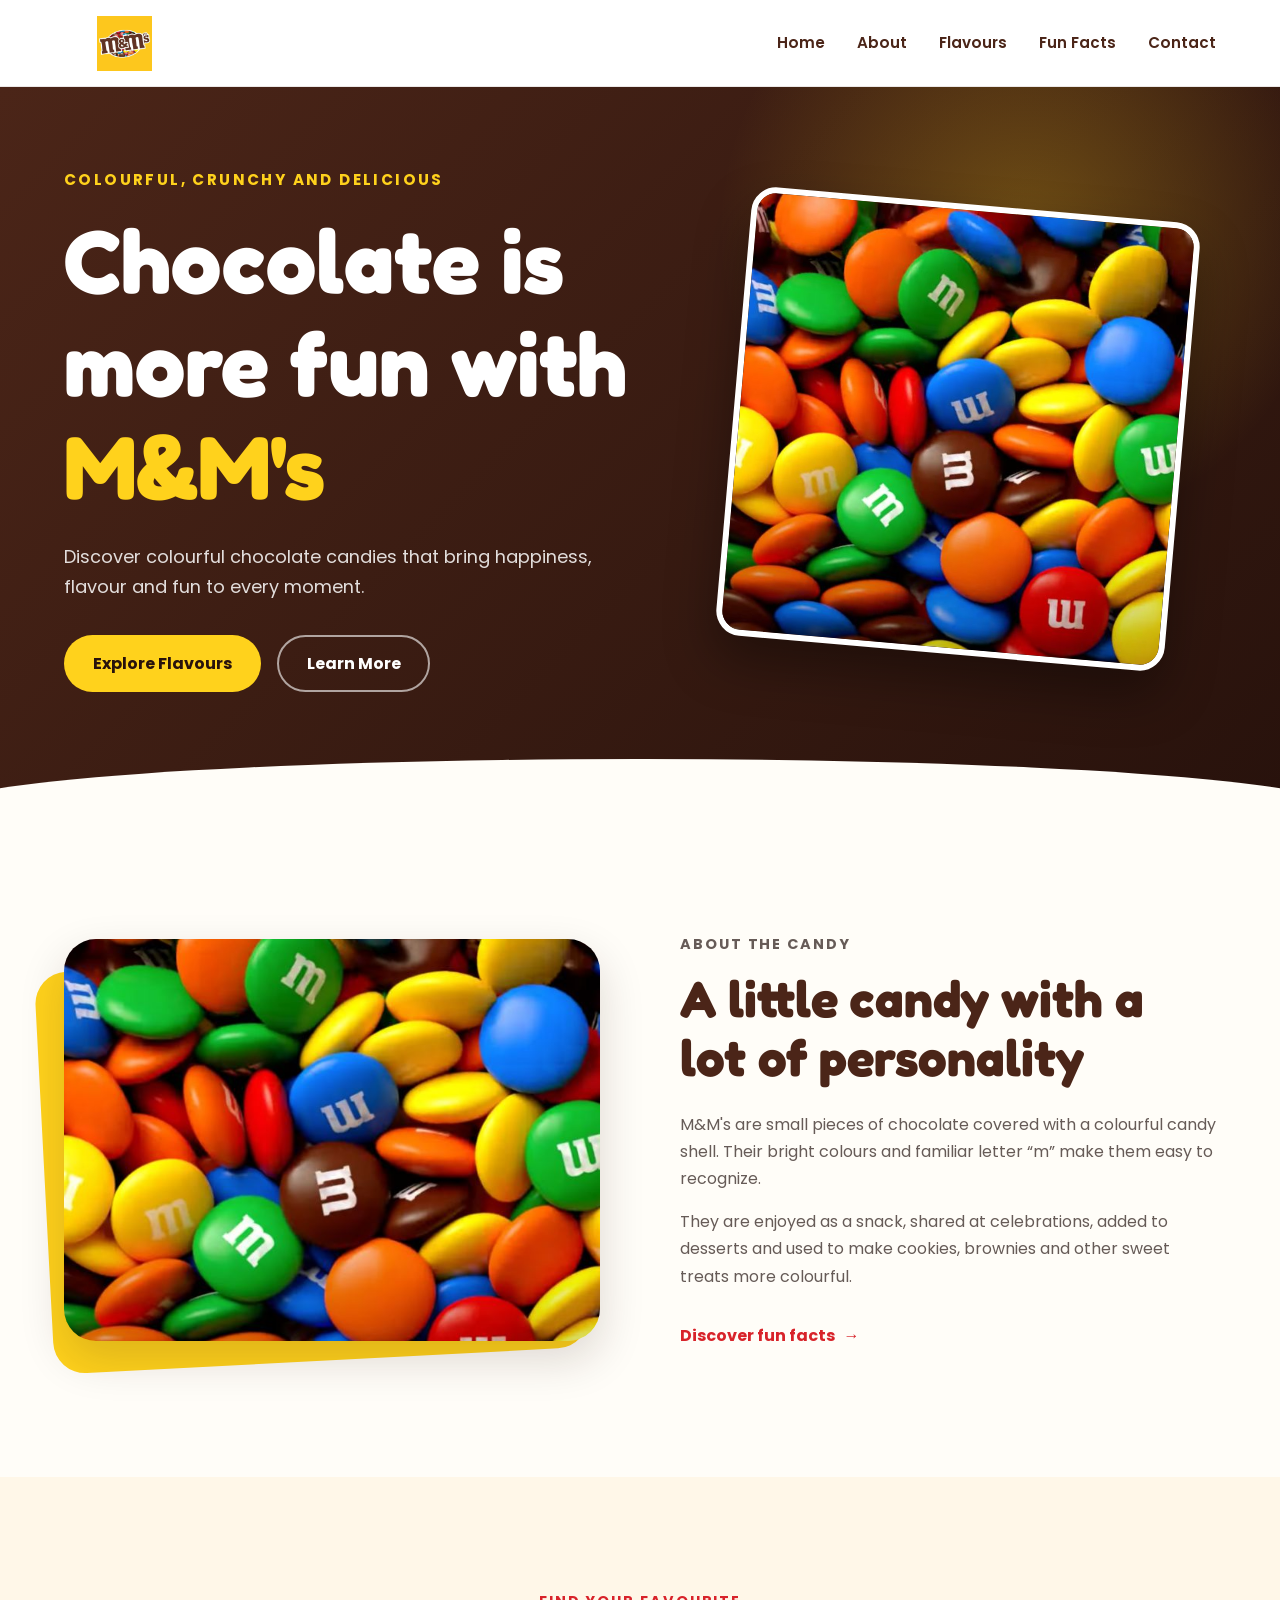
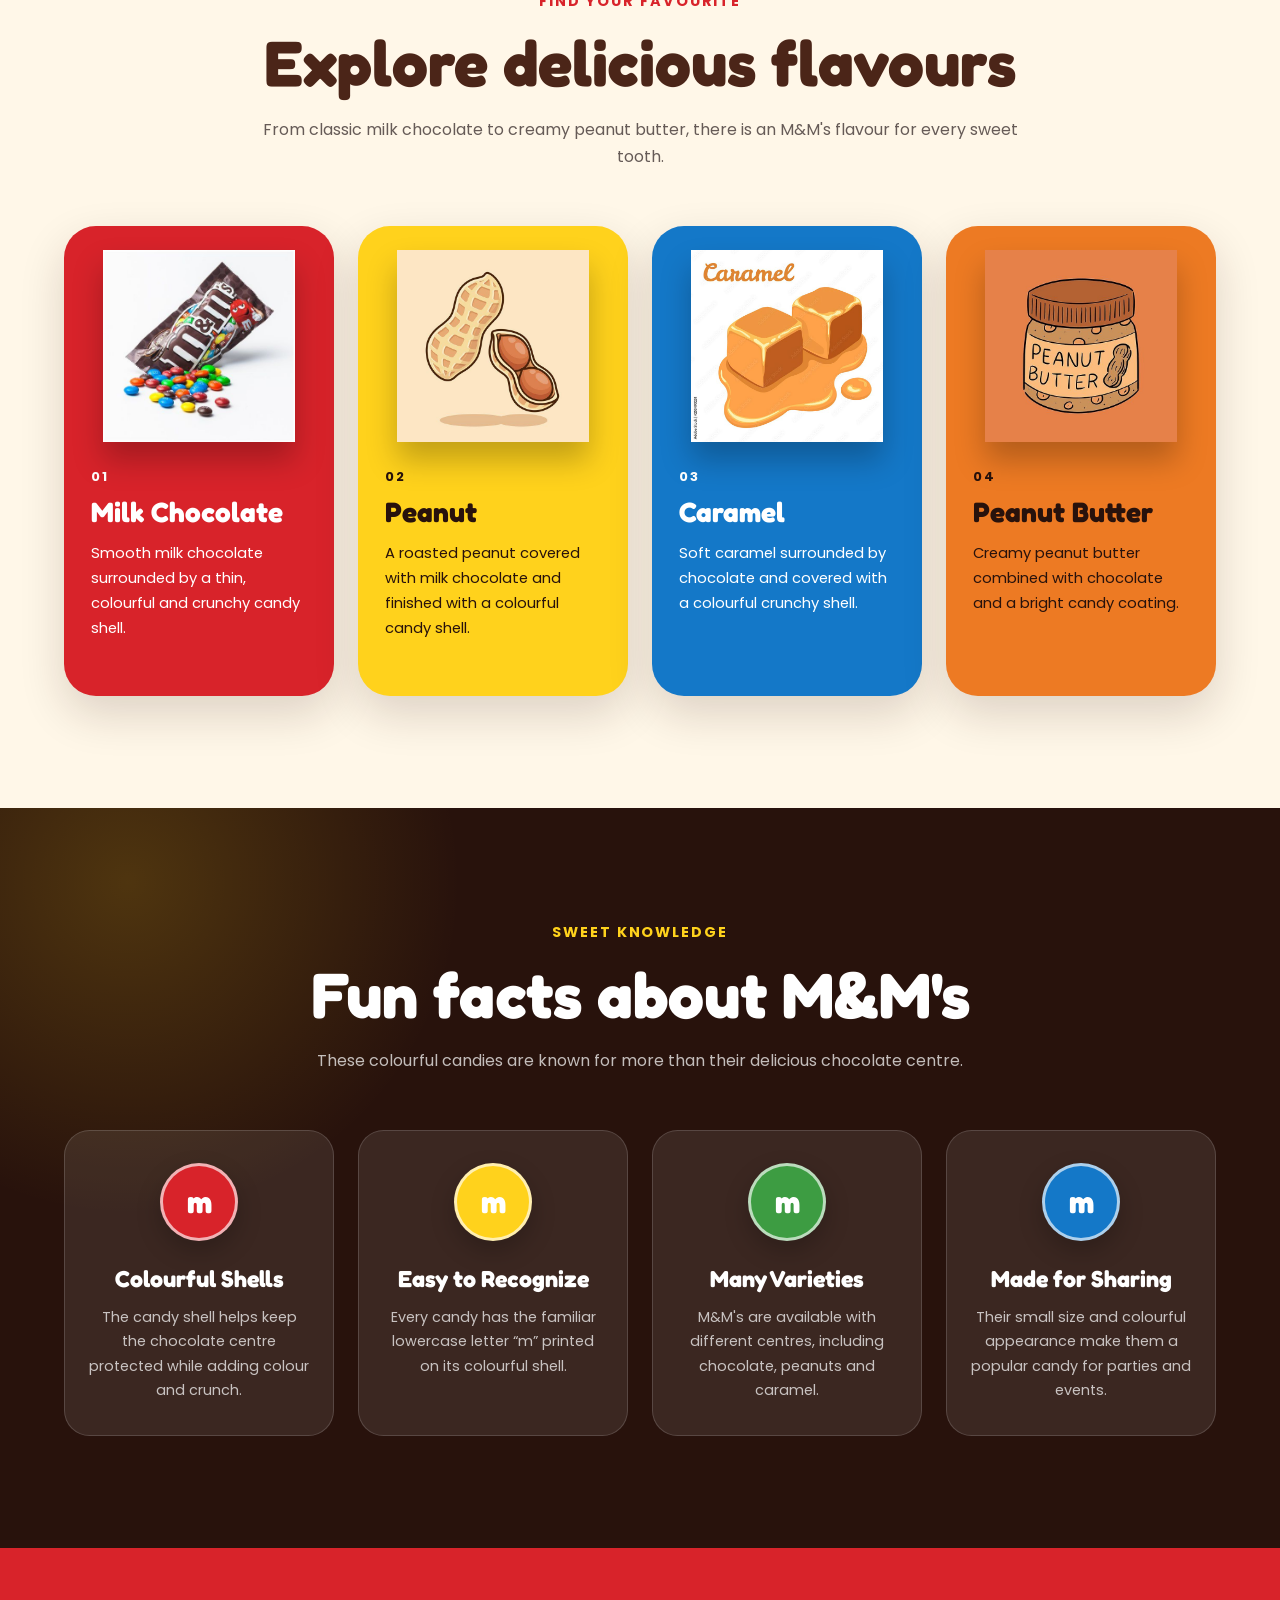
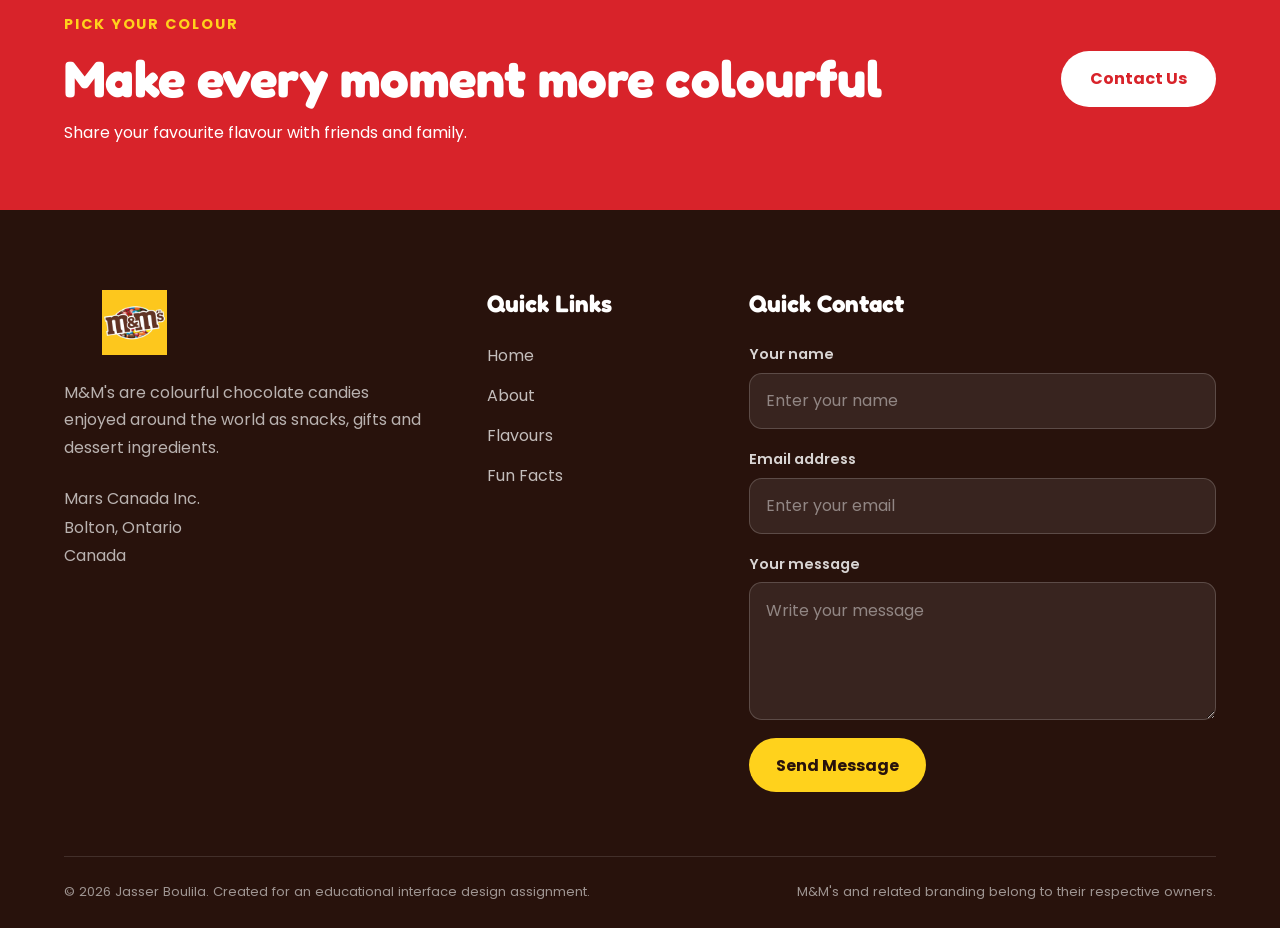
<file: assignmentTwo/index.html>
<!DOCTYPE html>
<html lang="en">

<head>
    <!-- Basic page metadata -->
    <meta charset="UTF-8">

    <meta
        name="viewport"
        content="width=device-width, initial-scale=1.0"
    >

    <meta
        name="description"
        content="Explore the colourful world of M&M's chocolate candies, including popular flavours, fun facts and product information."
    >

    <meta
        name="keywords"
        content="M&M's, chocolate, candy, peanut, caramel, milk chocolate"
    >

    <meta name="author" content="Jasser Boulila">

    <title>M&M's | Colourful Chocolate Fun</title>

    <!-- Google Fonts -->
    <link rel="preconnect" href="https://fonts.googleapis.com">

    <link
        rel="preconnect"
        href="https://fonts.gstatic.com"
        crossorigin
    >

    <link
        href="https://fonts.googleapis.com/css2?family=Fredoka:wght@400;500;600;700&family=Poppins:wght@400;500;600&display=swap"
        rel="stylesheet"
    >

    <!-- External stylesheet -->
    <link rel="stylesheet" href="css/style.css">
</head>

<body>
    <!-- Website header and navigation -->
    <header class="main-header">
        <div class="header-container">

            <a href="#home" class="logo-link">
                <img
                    src="images/M&M's Mexico - logo.jpg"
                    alt="M&M's logo"
                    class="main-logo"
                >
            </a>

            <nav class="main-navigation" aria-label="Main navigation">
                <ul class="navigation-list">
                    <li>
                        <a href="#home">Home</a>
                    </li>

                    <li>
                        <a href="#about">About</a>
                    </li>

                    <li>
                        <a href="#flavours">Flavours</a>
                    </li>

                    <li>
                        <a href="#facts">Fun Facts</a>
                    </li>

                    <li>
                        <a href="#contact">Contact</a>
                    </li>
                </ul>
            </nav>

        </div>
    </header>
    <main>
        <!-- Hero section -->
        <section class="hero-section" id="home">
            <div class="hero-container">

                <div class="hero-content">
                    <p class="small-heading">
                        Colourful, crunchy and delicious
                    </p>

                    <h1>
                        Chocolate is more fun with
                        <span>M&M's</span>
                    </h1>

                    <p class="hero-description">
                        Discover colourful chocolate candies that bring
                        happiness, flavour and fun to every moment.
                    </p>

                    <div class="hero-buttons">
                        <a href="#flavours" class="button primary-button">
                            Explore Flavours
                        </a>

                        <a href="#about" class="button secondary-button">
                            Learn More
                        </a>
                    </div>
                </div>

                <div class="hero-image-container">

                    <img
                        src="images/m&mabout.jpg"
                        alt="A colourful collection of M&M's chocolate candies"
                        class="hero-image"
                    >
                </div>

            </div>

            <div class="wave-divider"></div>
        </section>
        <!-- About section -->
        <section class="about-section" id="about">
            <div class="section-container about-container">

                <div class="about-image-container">
                    <img
                        src="images/m&mabout.jpg"
                        alt="Colourful M&M's chocolate candies"
                        class="about-image"
                    >
                </div>

                <article class="about-content">
                    <p class="section-label">About the candy</p>

                    <h2>A little candy with a lot of personality</h2>

                    <p>
                        M&M's are small pieces of chocolate covered with
                        a colourful candy shell. Their bright colours and
                        familiar letter “m” make them easy to recognize.
                    </p>

                    <p>
                        They are enjoyed as a snack, shared at celebrations,
                        added to desserts and used to make cookies, brownies
                        and other sweet treats more colourful.
                    </p>

                    <a href="#facts" class="text-link">
                        Discover fun facts
                        <span aria-hidden="true">→</span>
                    </a>
                </article>

            </div>
        </section>
         <!-- Product flavour section -->
        <section class="flavours-section" id="flavours">
            <div class="section-container">

                <div class="section-heading">
                    <p class="section-label">Find your favourite</p>

                    <h2>Explore delicious flavours</h2>

                    <p>
                        From classic milk chocolate to creamy peanut butter,
                        there is an M&M's flavour for every sweet tooth.
                    </p>
                </div>

                <div class="flavour-grid">

                    <!-- Milk chocolate product card -->
                    <article class="flavour-card red-card">
                        <div class="product-image-container">
                            <img
                                src="images/m&m-milkchoclate.jpg"
                                alt="M&M's milk chocolate package"
                            >
                        </div>

                        <div class="card-content">
                            <span class="card-number">01</span>

                            <h3>Milk Chocolate</h3>

                            <p>
                                Smooth milk chocolate surrounded by a thin,
                                colourful and crunchy candy shell.
                            </p>
                        </div>
                    </article>

                    <!-- Peanut product card -->
                    <article class="flavour-card yellow-card">
                        <div class="product-image-container">
                            <img
                                src="images/peanut.jpg"
                                alt="M&M's peanut package"
                            >
                        </div>

                        <div class="card-content">
                            <span class="card-number">02</span>

                            <h3>Peanut</h3>

                            <p>
                                A roasted peanut covered with milk chocolate
                                and finished with a colourful candy shell.
                            </p>
                        </div>
                    </article>

                    <!-- Caramel product card -->
                    <article class="flavour-card blue-card">
                        <div class="product-image-container">
                            <img
                                src="images/caramel.jpg"
                                alt="M&M's caramel package"
                            >
                        </div>

                        <div class="card-content">
                            <span class="card-number">03</span>

                            <h3>Caramel</h3>

                            <p>
                                Soft caramel surrounded by chocolate and
                                covered with a colourful crunchy shell.
                            </p>
                        </div>
                    </article>

                    <!-- Peanut butter product card -->
                    <article class="flavour-card orange-card">
                        <div class="product-image-container">
                            <img
                                src="images/peanut-butter.jpg"
                                alt="M&M's peanut butter package"
                            >
                        </div>

                        <div class="card-content">
                            <span class="card-number">04</span>

                            <h3>Peanut Butter</h3>

                            <p>
                                Creamy peanut butter combined with chocolate
                                and a bright candy coating.
                            </p>
                        </div>
                    </article>

                </div>
            </div>
        </section>
        <!-- Contact us section -->
        <section class="facts-section" id="facts">
            <div class="section-container">

                <div class="section-heading light-heading">
                    <p class="section-label yellow-label">Sweet knowledge</p>

                    <h2>Fun facts about M&M's</h2>

                    <p>
                        These colourful candies are known for more than
                        their delicious chocolate centre.
                    </p>
                </div>

                <div class="facts-grid">

                    <article class="fact-card">
                        <div class="fact-icon red-candy">m</div>

                        <h3>Colourful Shells</h3>

                        <p>
                            The candy shell helps keep the chocolate centre
                            protected while adding colour and crunch.
                        </p>
                    </article>

                    <article class="fact-card">
                        <div class="fact-icon yellow-candy">m</div>

                        <h3>Easy to Recognize</h3>

                        <p>
                            Every candy has the familiar lowercase letter
                            “m” printed on its colourful shell.
                        </p>
                    </article>

                    <article class="fact-card">
                        <div class="fact-icon green-candy">m</div>

                        <h3>Many Varieties</h3>

                        <p>
                            M&M's are available with different centres,
                            including chocolate, peanuts and caramel.
                        </p>
                    </article>

                    <article class="fact-card">
                        <div class="fact-icon blue-candy">m</div>

                        <h3>Made for Sharing</h3>

                        <p>
                            Their small size and colourful appearance make
                            them a popular candy for parties and events.
                        </p>
                    </article>

                </div>
            </div>
        </section>
        <!-- Call-to-action section -->
        <section class="cta-section">
            <div class="section-container cta-container">

                <div>
                    <p class="section-label yellow-label">Pick your colour</p>

                    <h2>Make every moment more colourful</h2>

                    <p>
                        Share your favourite flavour with friends and family.
                    </p>
                </div>

                <a href="#contact" class="button white-button">
                    Contact Us
                </a>

            </div>
        </section>
    </main>

    <!-- Website footer -->
    <footer class="main-footer" id="contact">
        <div class="section-container footer-grid">

            <!-- Company information -->
            <section class="footer-company">
                <img
                    src="images/M&M's Mexico - logo.jpg"
                    alt="M&M's company logo"
                    class="footer-logo"
                >

                <p>
                    M&M's are colourful chocolate candies enjoyed around
                    the world as snacks, gifts and dessert ingredients.
                </p>

                <address>
                    Mars Canada Inc.<br>
                    Bolton, Ontario<br>
                    Canada
                </address>
            </section>

            <!-- Quick navigation -->
            <section class="footer-links">
                <h2>Quick Links</h2>

                <ul>
                    <li>
                        <a href="#home">Home</a>
                    </li>

                    <li>
                        <a href="#about">About</a>
                    </li>

                    <li>
                        <a href="#flavours">Flavours</a>
                    </li>

                    <li>
                        <a href="#facts">Fun Facts</a>
                    </li>
                </ul>
            </section>
            <!-- Contact form -->
            <section class="contact-section">
                <h2>Quick Contact</h2>

                <form action="#" method="post" class="contact-form">

                    <div class="form-group">
                        <label for="name">Your name</label>

                        <input
                            type="text"
                            id="name"
                            name="name"
                            placeholder="Enter your name"
                            required
                        >
                    </div>

                    <div class="form-group">
                        <label for="email">Email address</label>

                        <input
                            type="email"
                            id="email"
                            name="email"
                            placeholder="Enter your email"
                            required
                        >
                    </div>

                    <div class="form-group">
                        <label for="message">Your message</label>

                        <textarea
                            id="message"
                            name="message"
                            rows="4"
                            placeholder="Write your message"
                            required
                        ></textarea>
                    </div>

                    <button type="submit" class="form-button">
                        Send Message
                    </button>

                </form>
            </section>

        </div>

        <div class="footer-bottom">
            <p>
                &copy; 2026 Jasser Boulila. Created for an educational
                interface design assignment.
            </p>

            <p>
                M&M's and related branding belong to their respective owners.
            </p>
        </div>
    </footer>
   
</body>

</html>
</file>
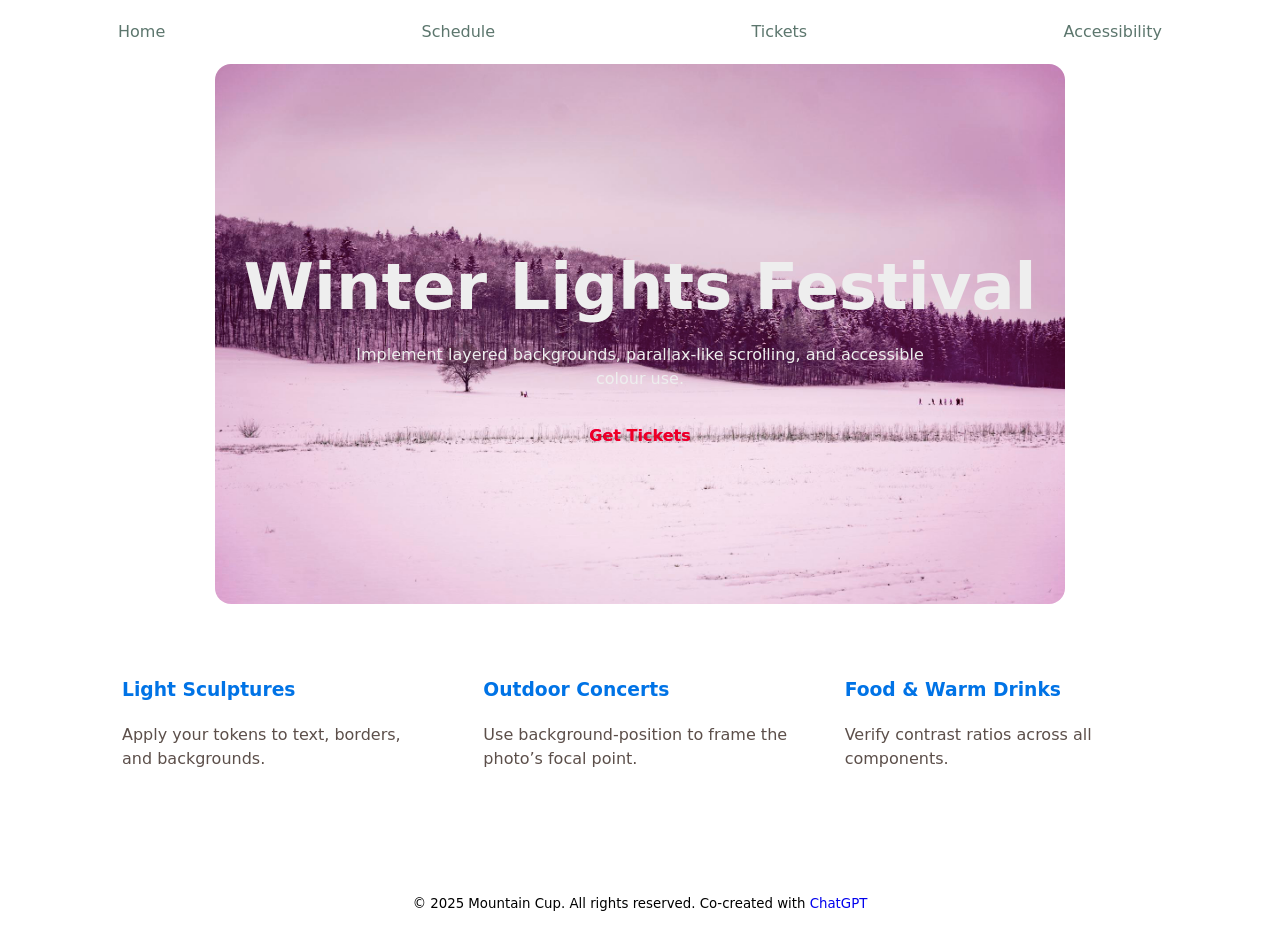
<file: lab1/index.html>
<!DOCTYPE html>
<html lang="en">
<head>
  <meta charset="utf-8" />
  <meta name="viewport" content="width=device-width, initial-scale=1" />
  <title>Winter Lights Festival — Starter (Student-Focused)</title>
  <meta name="description" content="Starter landing page for a winter festival theme." />
  <link href="styles.css" rel="stylesheet">
</head>
<body>
  <a class="skip-link" href="#main">Skip to main content</a>

  <header>
    <nav class="nav" aria-label="Primary">
      <a href="#" aria-current="page">Home</a>
      <a href="#">Schedule</a>
      <a href="#">Tickets</a>
      <a href="#">Accessibility</a>
    </nav>
  </header>

  <main id="main">
    <section class="hero" aria-label="Hero">
      <div>
        <h1>Winter Lights Festival</h1>
        <p>Implement layered backgrounds, parallax-like scrolling, and accessible colour use.</p>
        <a class="btn" href="#tickets">Get Tickets</a>
      </div>
    </section>

    <section class="highlights" aria-label="Highlights">
      <article class="card">
        <h3>Light Sculptures</h3>
        <p>Apply your tokens to text, borders, and backgrounds.</p>
      </article>
      <article class="card">
        <h3>Outdoor Concerts</h3>
        <p>Use background-position to frame the photo’s focal point.</p>
      </article>
      <article class="card">
        <h3>Food &amp; Warm Drinks</h3>
        <p>Verify contrast ratios across all components.</p>
      </article>
    </section>
  </main>

  <footer>
    <small>&copy; <span id="year">2025</span> Mountain Cup. All rights reserved. Co-created with <a href="https://chatgpt.com/">ChatGPT</a></small>
</body>
</html>
</file>
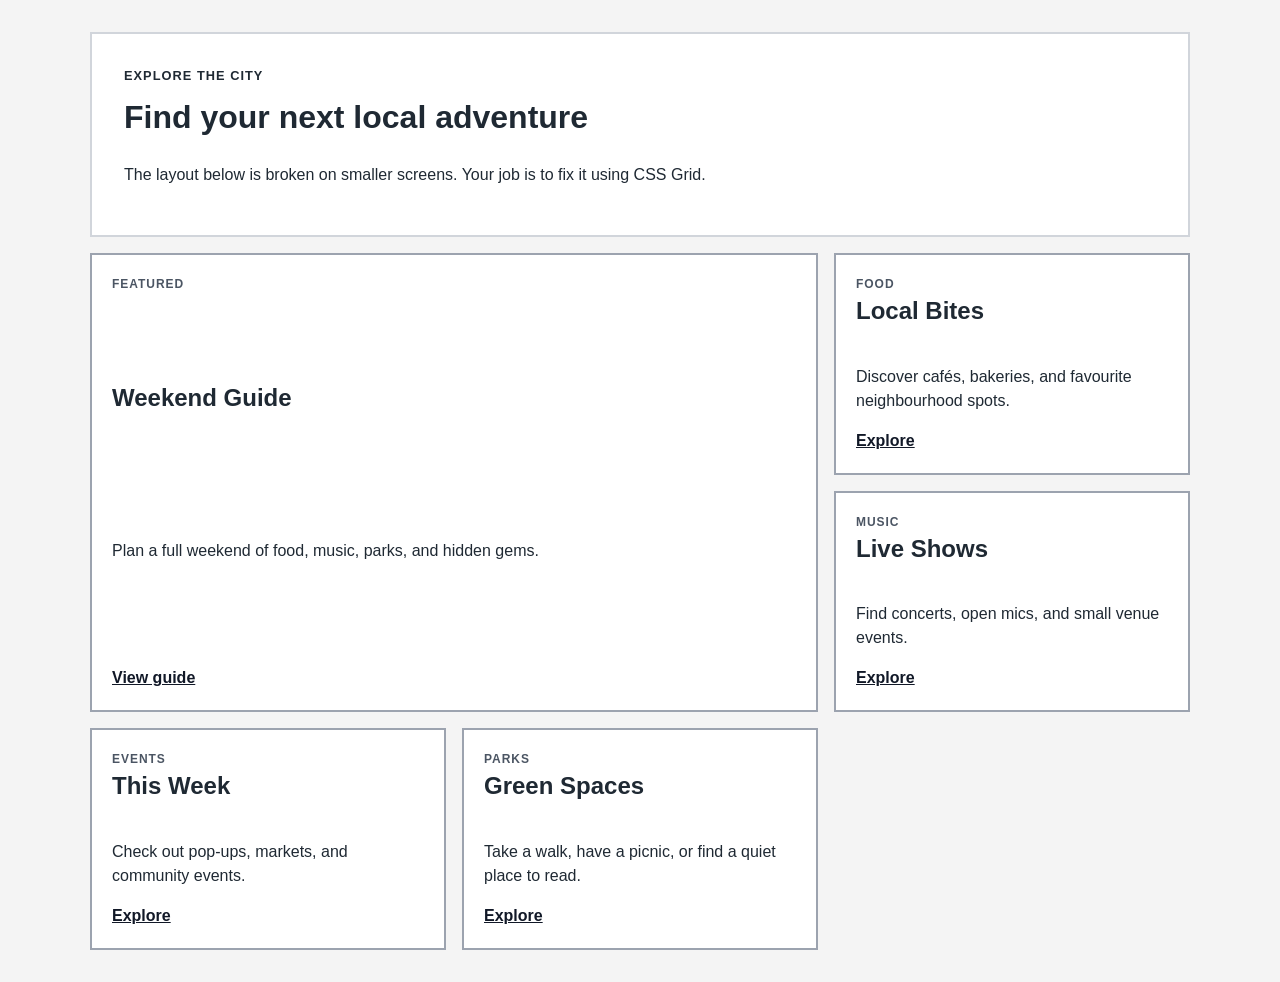
<file: lab4/index.html>
<!DOCTYPE html>
<html lang="en">
<head>
  <meta charset="UTF-8" />
  <meta name="viewport" content="width=device-width, initial-scale=1.0" />
  <title>Fix My Grid</title>
  <link rel="stylesheet" href="styles.css" />
</head>
<body>
  <main class="page-wrap">
    <header class="hero">
      <p class="eyebrow">Explore the City</p>
      <h1>Find your next local adventure</h1>
      <p>The layout below is broken on smaller screens. Your job is to fix it using CSS Grid.</p>
    </header>

    <section class="city-grid" aria-label="City guide categories">
      <article class="card card--featured">
        <span class="card__tag">Featured</span>
        <h2>Weekend Guide</h2>
        <p>Plan a full weekend of food, music, parks, and hidden gems.</p>
        <a href="#">View guide</a>
      </article>

      <article class="card card_1">
        <span class="card__tag">Food</span>
        <h2>Local Bites</h2>
        <p>Discover cafés, bakeries, and favourite neighbourhood spots.</p>
        <a href="#">Explore</a>
      </article>

      <article class="card">
        <span class="card__tag card_2">Music</span>
        <h2>Live Shows</h2>
        <p>Find concerts, open mics, and small venue events.</p>
        <a href="#">Explore</a>
      </article>

      <article class="card">
        <span class="card__tag">Events</span>
        <h2>This Week</h2>
        <p>Check out pop-ups, markets, and community events.</p>
        <a href="#">Explore</a>
      </article>

      <article class="card">
        <span class="card__tag">Parks</span>
        <h2>Green Spaces</h2>
        <p>Take a walk, have a picnic, or find a quiet place to read.</p>
        <a href="#">Explore</a>
      </article>
    </section>
  </main>
</body>
</html>
</file>
<file: assignmentTwo/css/style.css>
/* =========================================
   Global variables and basic reset
   ========================================= */

:root {
    --brown: #4b2518;
    --dark-brown: #28120c;
    --medium-brown: #6f3824;
    --red: #d8232a;
    --dark-red: #ad171d;
    --yellow: #ffd21c;
    --green: #3d9c42;
    --blue: #1478c8;
    --orange: #ed7a23;
    --cream: #fff7e8;
    --light-cream: #fffdf8;
    --white: #ffffff;
    --dark-text: #24120d;
    --grey-text: #665b57;
    --light-grey: #eee9e5;
    --shadow: 0 18px 45px rgba(44, 19, 11, 0.16);
}

* {
    box-sizing: border-box;
    margin: 0;
    padding: 0;
}

html {
    scroll-behavior: smooth;
}

body {
    background-color: var(--light-cream);
    color: var(--dark-text);
    font-family: "Poppins", sans-serif;
    line-height: 1.7;
}


img {
    display: block;
    max-width: 100%;
}

a {
    color: inherit;
}

button,
input,
textarea {
    font: inherit;
}

h1,
h2,
h3 {
    font-family: "Fredoka", sans-serif;
    line-height: 1.15;
}

p {
    margin-bottom: 1rem;
}

.section-container {
    width: min(1180px, 90%);
    margin-inline: auto;
}

.section-label {
    color: var(--red);
    font-size: 0.9rem;
    font-weight: 700;
    letter-spacing: 0.12rem;
    margin-bottom: 0.8rem;
    text-transform: uppercase;
}

.yellow-label {
    color: var(--yellow);
}

/* =========================================
   Header and navigation
   ========================================= */

.main-header {
    background-color: var(--white);
    border-bottom: 1px solid rgba(75, 37, 24, 0.1);
    position: sticky;
    top: 0;
    z-index: 1000;
}

.header-container {
    align-items: center;
    display: flex;
    justify-content: space-between;
    margin-inline: auto;
    min-height: 86px;
    width: min(1180px, 90%);
}

.logo-link {
    display: inline-block;
}

.main-logo {
    height: 55px;
    object-fit: contain;
    width: 120px;
}

.navigation-list {
    align-items: center;
    display: flex;
    gap: 2rem;
    list-style: none;
}

.navigation-list a {
    color: var(--brown);
    font-size: 0.95rem;
    font-weight: 600;
    position: relative;
    text-decoration: none;
}

.navigation-list a::after {
    background-color: var(--red);
    bottom: -7px;
    content: "";
    height: 3px;
    left: 0;
    position: absolute;
    transform: scaleX(0);
    transform-origin: left;
    transition: transform 0.3s ease;
    width: 100%;
}

.navigation-list a:hover::after,
.navigation-list a:focus::after {
    transform: scaleX(1);
}

/* =========================================
   Hero section
   ========================================= */

.hero-section {
    background:
        radial-gradient(
            circle at 80% 20%,
            rgba(255, 210, 28, 0.28),
            transparent 26%
        ),
        linear-gradient(135deg, var(--brown), var(--dark-brown));
    color: var(--white);
    min-height: 680px;
    overflow: hidden;
    position: relative;
}

.hero-container {
    align-items: center;
    display: grid;
    gap: 4rem;
    grid-template-columns: 1.05fr 0.95fr;
    margin-inline: auto;
    min-height: 680px;
    padding-block: 5rem 7rem;
    width: min(1180px, 90%);
}

.small-heading {
    color: var(--yellow);
    font-size: 0.95rem;
    font-weight: 700;
    letter-spacing: 0.15rem;
    margin-bottom: 1rem;
    text-transform: uppercase;
}

.hero-content h1 {
    font-size: clamp(3.4rem, 7vw, 6.5rem);
    margin-bottom: 1.5rem;
    max-width: 800px;
}

.hero-content h1 span {
    color: var(--yellow);
    display: block;
}

.hero-description {
    color: rgba(255, 255, 255, 0.85);
    font-size: 1.12rem;
    max-width: 580px;
}

.hero-buttons {
    display: flex;
    flex-wrap: wrap;
    gap: 1rem;
    margin-top: 2rem;
}

.button {
    align-items: center;
    border: 2px solid transparent;
    border-radius: 100px;
    display: inline-flex;
    font-weight: 700;
    justify-content: center;
    min-height: 52px;
    padding: 0.8rem 1.7rem;
    text-decoration: none;
    transition:
        transform 0.3s ease,
        background-color 0.3s ease,
        color 0.3s ease;
}

.button:hover,
.button:focus {
    transform: translateY(-4px);
}

.primary-button {
    background-color: var(--yellow);
    color: var(--dark-brown);
}

.primary-button:hover,
.primary-button:focus {
    background-color: var(--white);
}

.secondary-button {
    border-color: rgba(255, 255, 255, 0.6);
    color: var(--white);
}

.secondary-button:hover,
.secondary-button:focus {
    background-color: var(--white);
    color: var(--brown);
}

.hero-image-container{
    display:flex;
    justify-content:center;
    align-items:center;
}

.hero-image {
    width: 450px;
    height: 450px;
    object-fit: cover;

    border-radius: 25px;
    border: 6px solid white;

    box-shadow: 0 25px 50px rgba(0,0,0,.35);

    transform: rotate(5deg);
    transition: transform .4s ease;
}

.hero-image:hover {
    transform: rotate(0deg) scale(1.05);
}

.candy-circle {
    align-items: center;
    border: 4px solid rgba(255, 255, 255, 0.8);
    border-radius: 50%;
    box-shadow: 0 14px 30px rgba(0, 0, 0, 0.35);
    color: var(--white);
    display: flex;
    font-family: "Fredoka", sans-serif;
    font-size: 2.5rem;
    font-weight: 700;
    height: 95px;
    justify-content: center;
    position: absolute;
    text-transform: lowercase;
    width: 95px;

    /* Place the small circles above the large image */
    z-index: 5;
}

.wave-divider {
    background-color: var(--light-cream);
    border-radius: 50% 50% 0 0;
    bottom: -55px;
    height: 100px;
    left: -5%;
    position: absolute;
    width: 110%;
}

/* =========================================
   About section
   ========================================= */

.about-section {
    padding-block: 8rem;
}

.about-container {
    align-items: center;
    display: grid;
    gap: 5rem;
    grid-template-columns: 1fr 1fr;
}

.about-image-container {
    position: relative;
}

.about-image-container::before {
    background-color: var(--yellow);
    border-radius: 2rem;
    content: "";
    height: 100%;
    left: -20px;
    position: absolute;
    top: 20px;
    transform: rotate(-3deg);
    width: 100%;
    z-index: -1;
}

.about-image {
    aspect-ratio: 4 / 3;
    border-radius: 2rem;
    box-shadow: var(--shadow);
    object-fit: cover;
    width: 100%;
}

.about-content h2 {
    color: var(--brown);
    font-size: clamp(2.4rem, 4vw, 4rem);
    margin-bottom: 1.5rem;
}

.about-content p {
    color: var(--grey-text);
}

.text-link {
    color: var(--red);
    display: inline-block;
    font-weight: 700;
    margin-top: 1rem;
    text-decoration: none;
}

.text-link span {
    display: inline-block;
    margin-left: 0.35rem;
    transition: transform 0.3s ease;
}

.text-link:hover span {
    transform: translateX(7px);
}

/* =========================================
   Flavours and product cards
   ========================================= */

.flavours-section {
    background-color: var(--cream);
    padding-block: 7rem;
}

.section-heading {
    margin: 0 auto 3.5rem;
    max-width: 760px;
    text-align: center;
}

.section-heading h2 {
    color: var(--brown);
    font-size: clamp(2.5rem, 5vw, 4.3rem);
    margin-bottom: 1rem;
}

.section-heading > p:last-child {
    color: var(--grey-text);
}

.flavour-grid {
    display: grid;
    gap: 1.5rem;
    grid-template-columns: repeat(4, 1fr);
}

.flavour-card {
    border-radius: 2rem;
    box-shadow: var(--shadow);
    min-height: 470px;
    overflow: hidden;
    position: relative;
    transition:
        transform 0.35s ease,
        box-shadow 0.35s ease;
}

.flavour-card:hover {
    box-shadow: 0 26px 55px rgba(44, 19, 11, 0.25);
    transform: translateY(-12px);
}

.product-image-container {
    align-items: center;
    display: flex;
    height: 240px;
    justify-content: center;
    padding: 1.5rem;
}

.product-image-container img {
    filter: drop-shadow(0 18px 15px rgba(0, 0, 0, 0.24));
    height: 100%;
    object-fit: contain;
    transition: transform 0.35s ease;
    width: 100%;
}

.flavour-card:hover img {
    transform: scale(1.06) rotate(2deg);
}

.card-content {
    padding: 0 1.7rem 2rem;
}

.card-number {
    display: block;
    font-size: 0.8rem;
    font-weight: 700;
    letter-spacing: 0.12rem;
    margin-bottom: 0.5rem;
}

.card-content h3 {
    font-size: 1.75rem;
    margin-bottom: 0.8rem;
}

.card-content p {
    font-size: 0.92rem;
    margin-bottom: 0;
}

.red-card {
    background-color: var(--red);
    color: var(--white);
}

.yellow-card {
    background-color: var(--yellow);
    color: var(--dark-brown);
}

.blue-card {
    background-color: var(--blue);
    color: var(--white);
}

.orange-card {
    background-color: var(--orange);
    color: var(--dark-brown);
}

/* =========================================
   Fun facts section
   ========================================= */

.facts-section {
    background:
        radial-gradient(
            circle at 10% 10%,
            rgba(255, 210, 28, 0.18),
            transparent 25%
        ),
        var(--dark-brown);
    color: var(--white);
    padding-block: 7rem;
}

.light-heading h2 {
    color: var(--white);
}

.light-heading > p:last-child {
    color: rgba(255, 255, 255, 0.72);
}

.facts-grid {
    display: grid;
    gap: 1.5rem;
    grid-template-columns: repeat(4, 1fr);
}

.fact-card {
    background-color: rgba(255, 255, 255, 0.09);
    border: 1px solid rgba(255, 255, 255, 0.15);
    border-radius: 1.6rem;
    padding: 2rem 1.5rem;
    text-align: center;
    transition:
        background-color 0.3s ease,
        transform 0.3s ease;
}

.fact-card:hover {
    background-color: rgba(255, 255, 255, 0.15);
    transform: translateY(-8px);
}

.fact-icon {
    align-items: center;
    border: 3px solid rgba(255, 255, 255, 0.65);
    border-radius: 50%;
    box-shadow: 0 10px 25px rgba(0, 0, 0, 0.22);
    display: flex;
    font-family: "Fredoka", sans-serif;
    font-size: 2rem;
    font-weight: 700;
    height: 78px;
    justify-content: center;
    margin: 0 auto 1.5rem;
    width: 78px;
}

.red-candy {
    background-color: var(--red);
}

.yellow-candy {
    background-color: var(--yellow);
}

.green-candy {
    background-color: var(--green);
}

.blue-candy {
    background-color: var(--blue);
}

.fact-card h3 {
    font-size: 1.45rem;
    margin-bottom: 0.8rem;
}

.fact-card p {
    color: rgba(255, 255, 255, 0.72);
    font-size: 0.9rem;
    margin-bottom: 0;
}



/* =========================================
   responsive design
   ========================================= */

@media (max-width: 520px) {

    .main-logo {
        height: 48px;
    }

    .navigation-list {
        font-size: 0.85rem;
    }

    .hero-content h1 {
        font-size: 3rem;
    }

    .hero-buttons {
        align-items: stretch;
        flex-direction: column;
    }

    .button {
        width: 100%;
    }

    .hero-image-container {
        min-height: 300px;
    }

    .hero-image {
        max-height: 300px;
    }

    .candy-circle {
        font-size: 1.5rem;
        height: 58px;
        width: 58px;
    }

    .flavour-grid,
    .facts-grid {
        grid-template-columns: 1fr;
    }

    .flavour-card {
        min-height: 440px;
    }

    .section-heading h2,
    .about-content h2{
        font-size: 2.4rem;
    }
}
/* =========================================
    contact 
   ========================================= */

.cta-section {
    background-color: var(--red);
    color: var(--white);
    padding-block: 4rem;
}

.cta-container {
    align-items: center;
    display: flex;
    gap: 2rem;
    justify-content: space-between;
}

.cta-container h2 {
    font-size: clamp(2.1rem, 4vw, 3.6rem);
    margin-bottom: 0.7rem;
}

.cta-container p:last-child {
    margin-bottom: 0;
}

.white-button {
    background-color: var(--white);
    color: var(--red);
    flex-shrink: 0;
}

.white-button:hover,
.white-button:focus {
    background-color: var(--yellow);
    color: var(--brown);
}

/* =========================================
   Footer and contact form
   ========================================= */

.main-footer {
    background-color: var(--dark-brown);
    color: var(--white);
    padding-top: 5rem;
}

.footer-grid {
    display: grid;
    gap: 4rem;
    grid-template-columns: 1fr 0.55fr 1.3fr;
    padding-bottom: 4rem;
}

.footer-logo {
    height: 65px;
    margin-bottom: 1.5rem;
    object-fit: contain;
    width: 140px;
}

.footer-company p,
.footer-company address {
    color: rgba(255, 255, 255, 0.68);
    font-style: normal;
}

.footer-company address {
    line-height: 1.8;
    margin-top: 1.5rem;
}

.footer-links h2,
.contact-section h2 {
    font-size: 1.5rem;
    margin-bottom: 1.5rem;
}

.footer-links ul {
    list-style: none;
}

.footer-links li {
    margin-bottom: 0.8rem;
}

.footer-links a {
    color: rgba(255, 255, 255, 0.72);
    text-decoration: none;
    transition:
        color 0.3s ease,
        padding-left 0.3s ease;
}

.footer-links a:hover,
.footer-links a:focus {
    color: var(--yellow);
    padding-left: 6px;
}

.contact-form {
    display: grid;
    gap: 1.1rem;
}

.form-group {
    display: grid;
    gap: 0.4rem;
}

.form-group label {
    color: rgba(255, 255, 255, 0.82);
    font-size: 0.9rem;
    font-weight: 600;
}

.form-group input,
.form-group textarea {
    background-color: rgba(255, 255, 255, 0.08);
    border: 1px solid rgba(255, 255, 255, 0.18);
    border-radius: 0.8rem;
    color: var(--white);
    outline: none;
    padding: 0.85rem 1rem;
    transition:
        border-color 0.3s ease,
        background-color 0.3s ease;
    width: 100%;
}

.form-group input::placeholder,
.form-group textarea::placeholder {
    color: rgba(255, 255, 255, 0.45);
}

.form-group input:focus,
.form-group textarea:focus {
    background-color: rgba(255, 255, 255, 0.12);
    border-color: var(--yellow);
}

.form-group textarea {
    resize: vertical;
}

.form-button {
    background-color: var(--yellow);
    border: 0;
    border-radius: 100px;
    color: var(--dark-brown);
    cursor: pointer;
    font-weight: 700;
    justify-self: start;
    padding: 0.85rem 1.7rem;
    transition:
        background-color 0.3s ease,
        transform 0.3s ease;
}

.form-button:hover,
.form-button:focus {
    background-color: var(--white);
    transform: translateY(-3px);
}

.footer-bottom {
    align-items: center;
    border-top: 1px solid rgba(255, 255, 255, 0.12);
    color: rgba(255, 255, 255, 0.55);
    display: flex;
    font-size: 0.82rem;
    gap: 2rem;
    justify-content: space-between;
    margin-inline: auto;
    padding-block: 1.5rem;
    width: min(1180px, 90%);
}

.footer-bottom p {
    margin-bottom: 0;
}

/* =========================================
   Tablet responsive styling
   ========================================= */

@media (max-width: 1000px) {

    .hero-container {
        gap: 2rem;
        grid-template-columns: 1fr 1fr;
    }

    .hero-content h1 {
        font-size: clamp(3rem, 6vw, 5rem);
    }

    .flavour-grid,
    .facts-grid {
        grid-template-columns: repeat(2, 1fr);
    }

    .footer-grid {
        grid-template-columns: 1fr 1fr;
    }

    .contact-section {
        grid-column: 1 / -1;
    }
}

/* =========================================
   Small tablet and mobile styling
   ========================================= */

@media (max-width: 760px) {

    .header-container {
        flex-direction: column;
        gap: 1rem;
        padding-block: 1rem;
    }

    .main-header {
        position: static;
    }

    .navigation-list {
        flex-wrap: wrap;
        gap: 0.8rem 1.3rem;
        justify-content: center;
    }

    .hero-container {
        grid-template-columns: 1fr;
        padding-block: 4rem 7rem;
        text-align: center;
    }

    .hero-description {
        margin-inline: auto;
    }

    .hero-buttons {
        justify-content: center;
    }

    .hero-image-container {
        min-height: 380px;
    }

    .hero-image {
        max-height: 380px;
    }

    .candy-circle {
        height: 70px;
        width: 70px;
    }

    .about-container,
    .media-container {
        gap: 3rem;
        grid-template-columns: 1fr;
    }

    .about-content,
    .media-content {
        text-align: center;
    }

    .about-section,
    .flavours-section,
    .facts-section,
    .media-section {
        padding-block: 5rem;
    }

    .cta-container {
        flex-direction: column;
        text-align: center;
    }

    .footer-grid {
        grid-template-columns: 1fr;
        text-align: center;
    }

    .contact-section {
        grid-column: auto;
    }

    .footer-logo {
        margin-inline: auto;
    }

    .form-group {
        text-align: left;
    }

    .form-button {
        justify-self: center;
    }

    .footer-bottom {
        flex-direction: column;
        text-align: center;
    }
}
</file>
<file: lab1/styles.css>
/* Base reset */
/* =============================================================
       STUDENT TASKS
       1.) Pick a Coolors palette and define: --base, --text, --secondary, --primary, --accent using CSS variables 
       2.) Implement background image in .hero and add parallax-like effect
       3.) Apply colours using CSS variables & var( )
       4.) Ensure WCAG AA contrast
    ============================================================= */
:root {
    --primary: #EEEEEE;
    --secondary:#0073e6;
    --base:#C9996B;
    --text:#5C4F4A;
    --accent:#5C766D;
}

*,
*::before,
*::after {
    box-sizing: border-box;
}

html,
body {
    margin: 0;
    padding: 0;
}

body {
    font-family: system-ui, -apple-system, Segoe UI, Roboto, Helvetica, Arial, "Apple Color Emoji", "Segoe UI Emoji";
    line-height: 1.5;
}

/* Accessibility base */
a {
    text-decoration: none;
}

a:focus-visible,
button:focus-visible {
    outline-offset: 2px;
}

img {
    max-width: 100%;
    height: auto;
}

.skip-link {
    position: absolute;
    left: -999px;
    top: auto;
    width: 1px;
    height: 1px;
    overflow: hidden;
}

.skip-link:focus {
    position: static;
    width: auto;
    height: auto;
    padding: .5rem;
    background: #000;
    color: #fff;
}

/* Base layout only */
header {
    position: sticky;
    top: 0;
    z-index: 10;
}

.nav {
    max-width: 1100px;
    margin: 0 auto;
    display: flex;
    align-items: center;
    justify-content: space-between;
    padding: .75rem 1rem;
}

.nav a {
    padding: .5rem .75rem;
    border-radius: .5rem;
    color:var(--accent);
}


.hero {
    min-height: 60vh;
    width: 85%;
    max-width: 850px;
    background: url('assest/winter.jpg');
    filter: hue-rotate(90deg);
    background-size: cover;
    margin: 0 auto;
    display: flex;
    flex-direction: column;
    justify-content: center;
    align-items: center;
    place-items: center;
    text-align: center;
    padding: 6rem 1rem 4rem;
    border-radius: 1rem;
    
}

.hero h1 {
    font-size: clamp(2rem, 4vw + 1rem, 4rem);
    margin: 0 0 .5rem;
    color: var(--primary);

}

.hero p {
    max-width: 60ch;
    margin: 0 auto 1.25rem;
    color: var(--primary);
}

.btn {
    display: inline-block;
    padding: .8rem 1.1rem;
    border-radius: .75rem;
    font-weight: 600;
}

.highlights {
    max-width: 1100px;
    margin: 2.5rem auto;
    padding: 1rem;
    display: grid;
    gap: 1rem;
    grid-template-columns: repeat(auto-fit, minmax(240px, 1fr));
}

.card {
    padding: 1rem;
    border-radius: 1rem;
}

.card h3 {
    margin-top: 0;
    color: var(--secondary);
}

.card p {
    color: var(--text);
}

footer {
    padding: 2rem 1rem;
    text-align: center;
}
</file>
<file: lab4/styles.css>
/*
  Lab 4: Fix My Grid
  Goal: Repair this layout using responsive CSS Grid.

  Requirements:
  - Make the layout mobile-first.
  - Use CSS Grid for .city-grid.
  - Use repeat(), minmax(), and fr.
  - Make the featured card span on larger screens.
  - Use Flexbox inside the cards.
  - Test at mobile, tablet, and desktop widths.
*/

* {
  box-sizing: border-box;
}

body {
  margin: 0;
  font-family: Arial, Helvetica, sans-serif;
  line-height: 1.5;
  background: #f4f4f4;
  color: #1f2933;
}

.page-wrap {
  width: min(1100px, 92%);
  margin: 0 auto;
  padding: 2rem 0;
}

.hero {
  background: white;
  border: 2px solid #d1d5db;
  padding: 2rem;
  margin-bottom: 1rem;
}

.eyebrow {
  margin: 0 0 0.5rem;
  text-transform: uppercase;
  letter-spacing: 0.08em;
  font-size: 0.8rem;
  font-weight: bold;
}

.hero h1,
.card h2 {
  margin-top: 0;
}

/* START HERE */

.city-grid {
  display: grid;
  /* Problem: fixed columns cause overflow on smaller screens. */
  /* Problem: rows are too rigid for responsive content. */
  grid-template-columns: repeat(auto-fit, minmax(250px, 1fr));
  
  gap: 1rem;
}

.card {
  background: white;
  border: 2px solid #9ca3af;
  padding: 1.25rem;
  /* Problem: card content is not aligned consistently. */
  display: flex;
  flex-direction: column;
  justify-content: space-between;
  min-height: 220px;
}

.card--featured {
  /* Problem: this item should become more prominent on larger screens. */
  min-height: 400px;

}


.card__tag {
  display: inline-block;
  font-size: 0.75rem;
  font-weight: bold;
  text-transform: uppercase;
  letter-spacing: 0.08em;
  color: #4b5563;
}

.card a {
  color: #111827;
  font-weight: bold;
}


@media (min-width: 700px) {
  .city-grid {
    grid-template-columns: repeat(3, minmax(0, 1fr));
  }

  .card--featured {
    grid-column: span 2;
    grid-row: span 2;
  }
}

@media (min-width: 1000px) {
  .city-grid {
    grid-template-columns: repeat(3, minmax(0, 1fr));
  }
}
</file>
